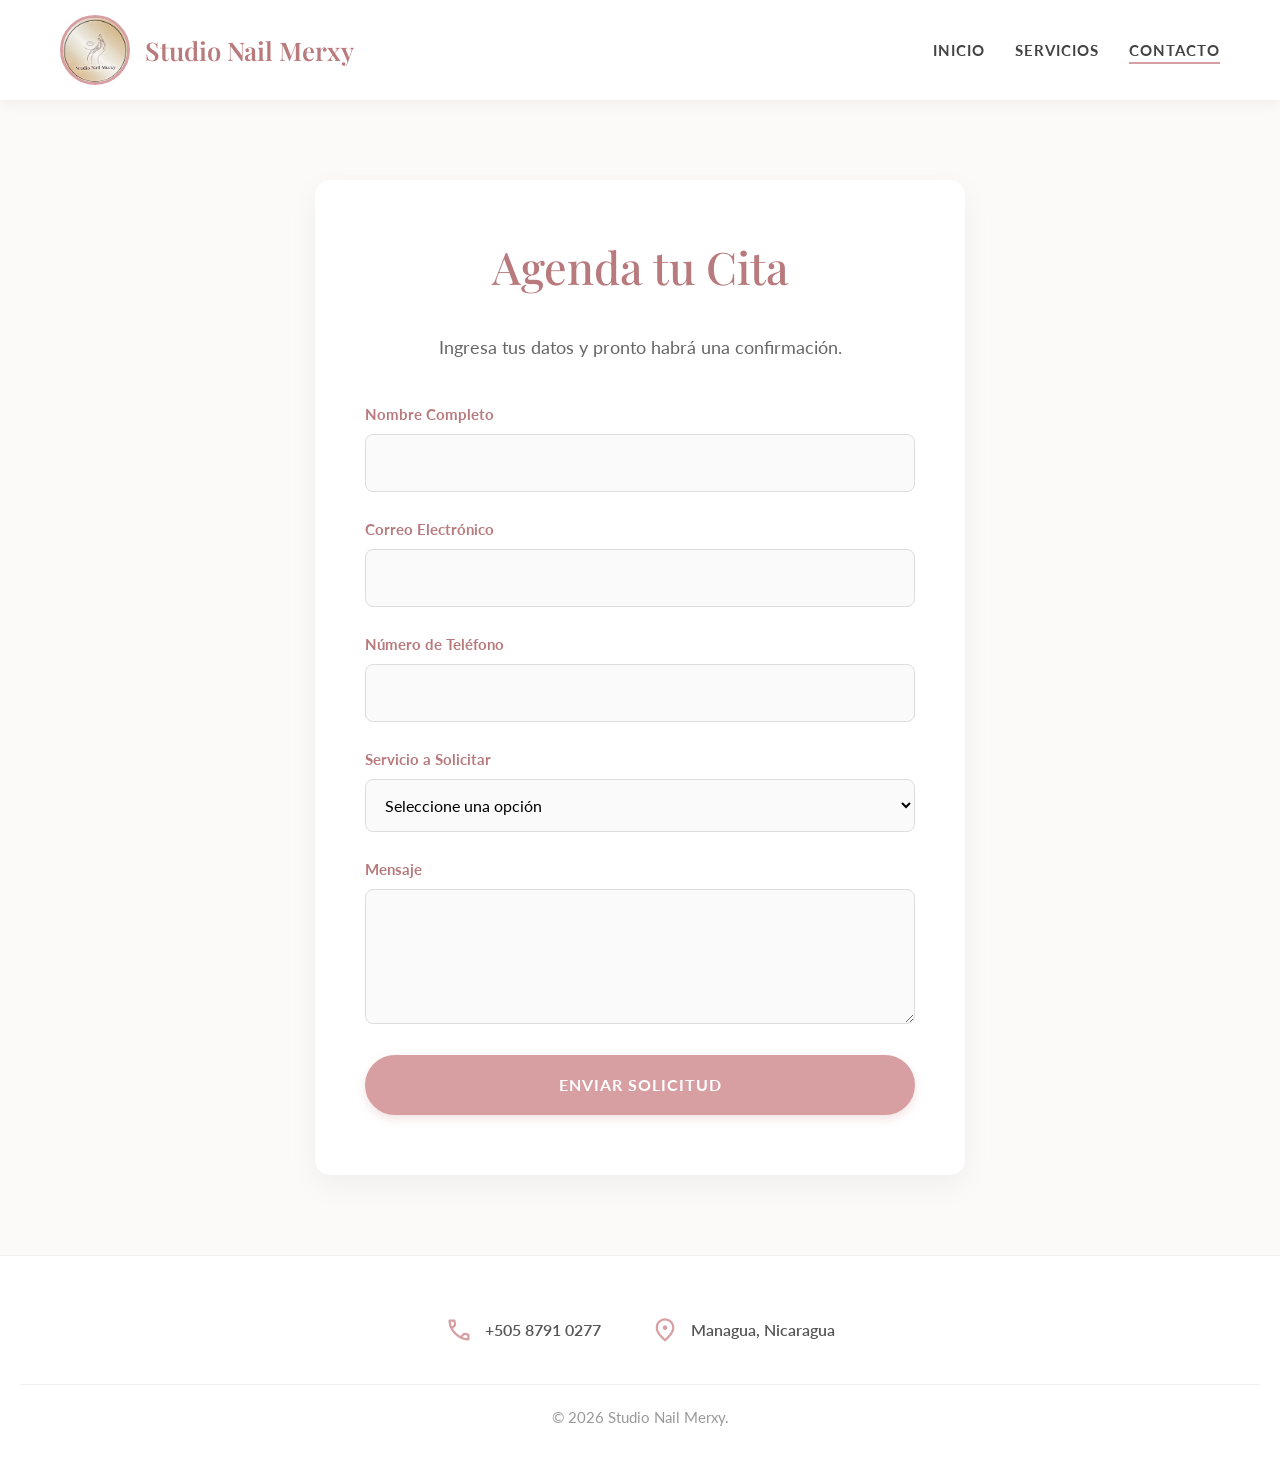
<file: formulario_contacto.html>
<!DOCTYPE html>
<html lang="es">
<head>
    <meta charset="UTF-8">
    <meta name="viewport" content="width=device-width, initial-scale=1.0">
    <title>Contacto - Studio Nail Merxy</title>
    <link rel="preconnect" href="https://fonts.googleapis.com">
    <link rel="preconnect" href="https://fonts.gstatic.com" crossorigin>
    <link href="https://fonts.googleapis.com/css2?family=Lato:wght@300;400;700&family=Playfair+Display:ital,wght@0,400;0,600;1,400&display=swap" rel="stylesheet">
    <link href="https://cdn.jsdelivr.net/npm/bootstrap@5.3.3/dist/css/bootstrap.min.css" rel="stylesheet">
    <link rel="stylesheet" href="../style.css">
    <link rel="stylesheet" href="https://fonts.googleapis.com/css2?family=Material+Symbols+Outlined:opsz,wght,FILL,GRAD@24,200,0,0" />
</head>
<body>

    <header class="header">
        <div class="nav-contenedor">
            <div class="marca">
                <img src="../Img/logo.jpeg" alt="Logo Studio Nail Merxy" class="logo">
                <h1 class="titulo-logo">Studio Nail Merxy</h1>
            </div>
            <nav class="menu">
                <ul>
                    <li><a href="index.html">Inicio</a></li>
                    <li><a href="servicios.html">Servicios</a></li>
                    <li><a href="formulario_contacto.html" class="activo">Contacto</a></li>
                </ul>
            </nav>
        </div>
    </header>

    <main class="contenedor-formulario">
        <div class="caja-formulario">
            <h2 class="titulo-seccion text-center">Agenda tu Cita</h2>
            <p class="subtitulo">Ingresa tus datos y pronto habrá una confirmación.</p>
            
            <form action="#" class="formulario">
                <div class="campo">
                    <label for="nombre">Nombre Completo</label>
                    <input type="text" id="nombre" name="nombre" required pattern="[A-Za-záéíóúÁÉÍÓÚñÑ\s]+" title="Solo se permiten letras y espacios">
                </div>
                <div class="campo">
                    <label for="correo">Correo Electrónico</label>
                    <input type="email" id="correo" name="correo" required pattern="[a-z0-9._%+-]+@[a-z0-9.-]+\.[a-z]{2,}$" title="Ingrese un correo válido">
                </div>
                <div class="campo">
                    <label for="tel">Número de Teléfono</label>
                    <input type="tel" id="tel" name="tel" required pattern="[0-9]{8,12}" title="Debe ingresar un número de teléfono válido">
                </div>
                <div class="campo">
                    <label for="servicio_select">Servicio a Solicitar</label>
                    <select id="servicio_select" name="servicio_select" required>
                        <option value="">Seleccione una opción</option>
                        <option value="unas">Uñas / Manicura</option>
                        <option value="pedicura">Pedicura</option>
                        <option value="capilar">Cuidado Capilar</option>
                        <option value="facial">Rostro / Depilación</option>
                    </select>
                </div>
                <div class="campo">
                    <label for="mensaje">Mensaje</label>
                    <textarea id="mensaje" name="mensaje" rows="4" required></textarea>
                </div>
                <button type="submit" class="boton w-100">Enviar Solicitud</button>
            </form>
        </div>
    </main>

    <footer class="footer">
        <div class="info-footer">
            <div class="item">
                <span class="material-symbols-outlined">call</span>
                <p>+505 8791 0277</p>
            </div>
            <div class="item">
                <span class="material-symbols-outlined">location_on</span>
                <p>Managua, Nicaragua</p>
            </div>
        </div>
        <p class="copyright">&copy; 2026 Studio Nail Merxy.</p>
    </footer>

    <script src="https://cdn.jsdelivr.net/npm/bootstrap@5.3.3/dist/js/bootstrap.bundle.min.js"></script>
</body>
</html>
</file>
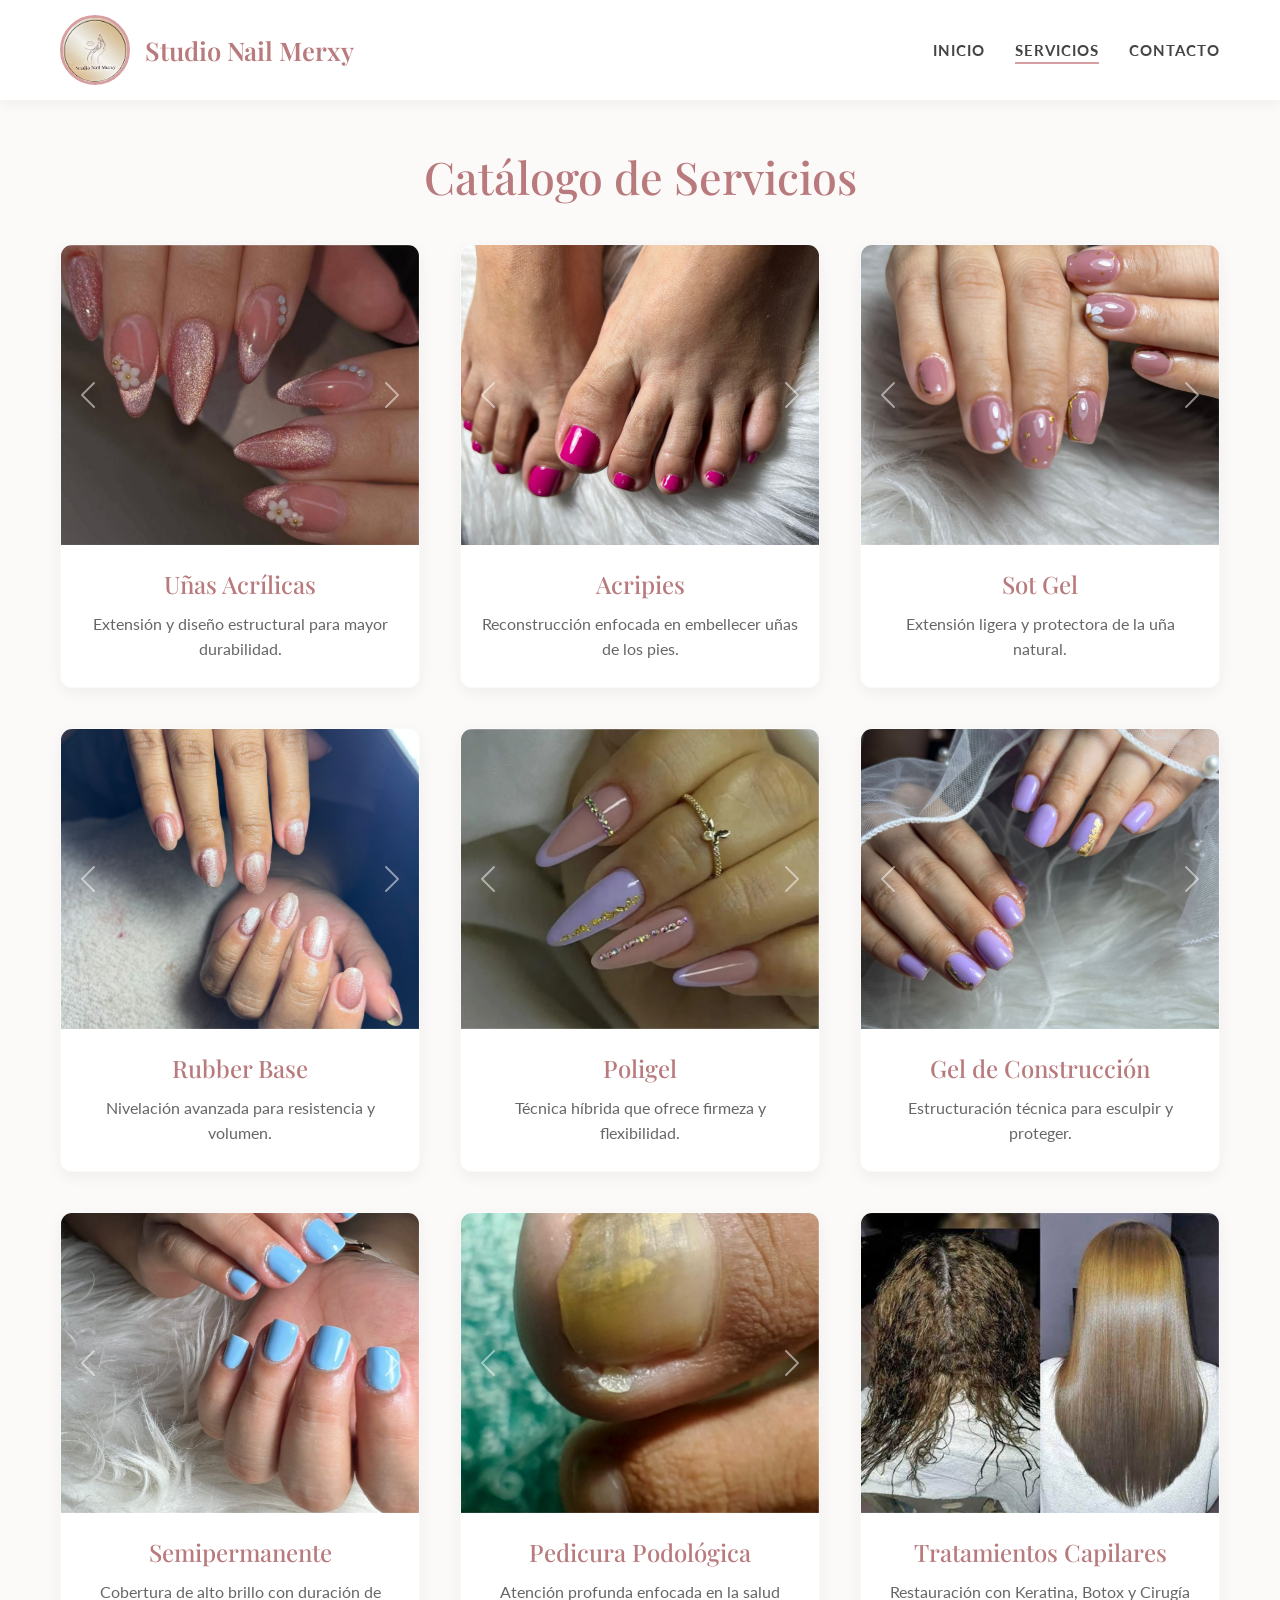
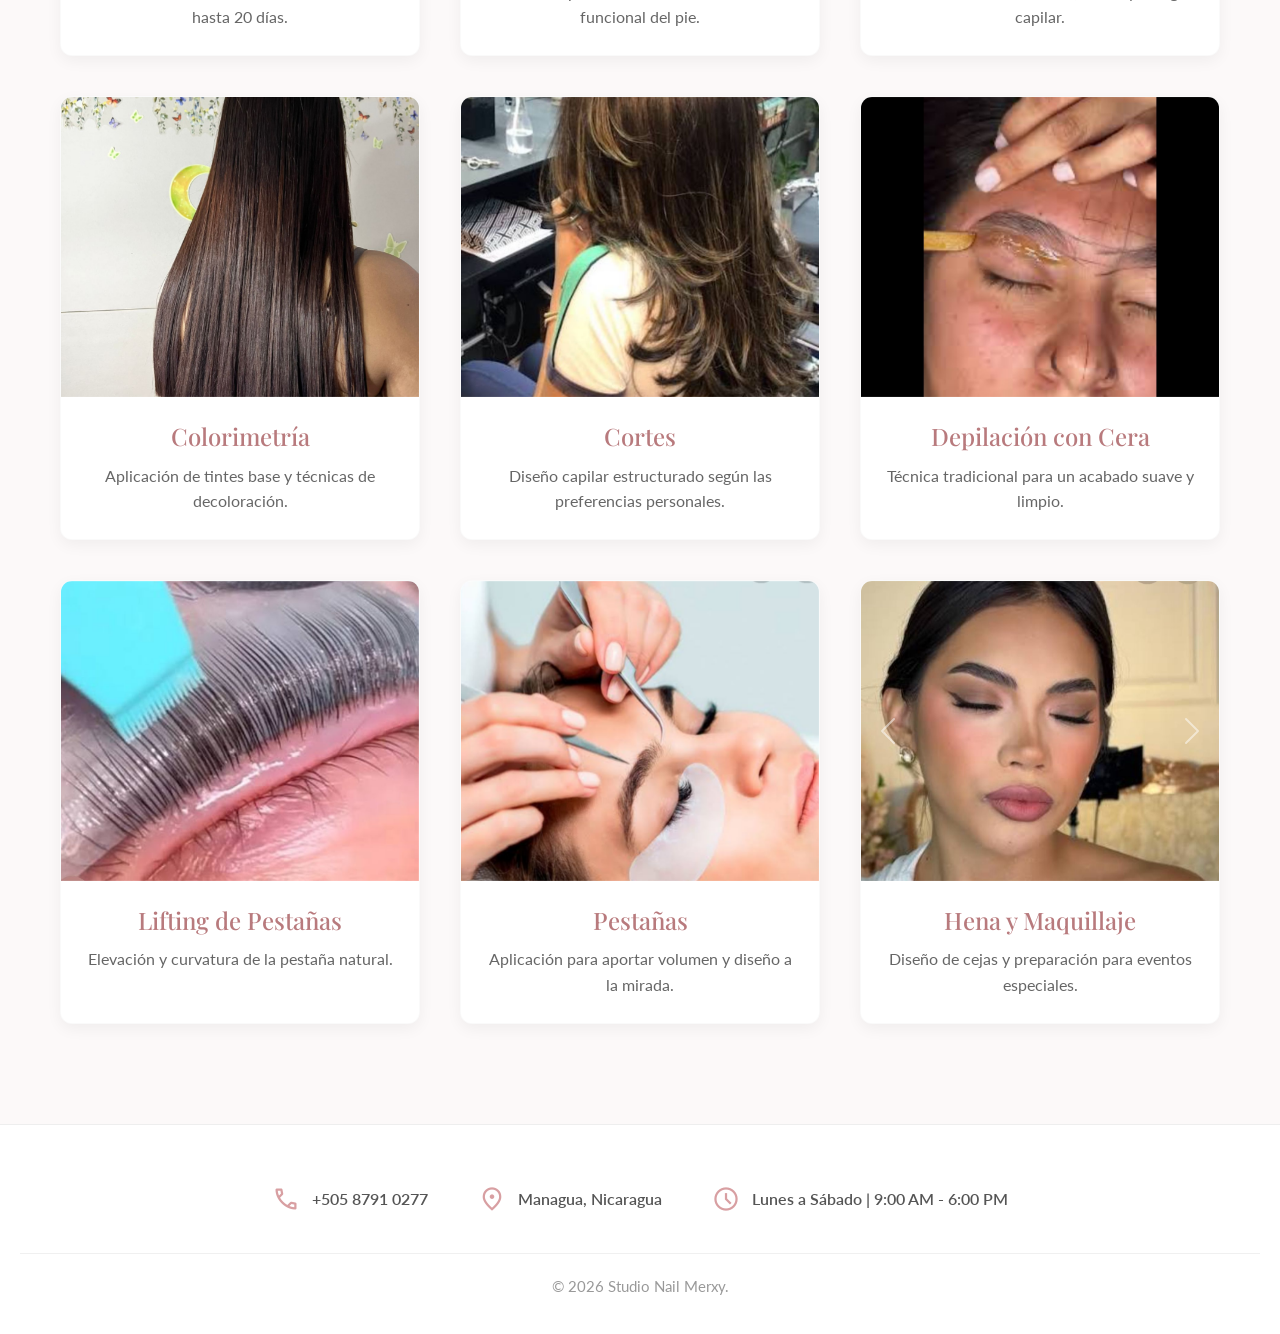
<file: servicios.html>
<!DOCTYPE html>
<html lang="es">
<head>
    <meta charset="UTF-8">
    <meta name="viewport" content="width=device-width, initial-scale=1.0">
    <title>Servicios - Studio Nail Merxy</title>
    <link rel="preconnect" href="https://fonts.googleapis.com">
    <link rel="preconnect" href="https://fonts.gstatic.com" crossorigin>
    <link href="https://fonts.googleapis.com/css2?family=Lato:wght@300;400;700&family=Playfair+Display:ital,wght@0,400;0,600;1,400&display=swap" rel="stylesheet">
    <link href="https://cdn.jsdelivr.net/npm/bootstrap@5.3.3/dist/css/bootstrap.min.css" rel="stylesheet">
    <link rel="stylesheet" href="style.css">
    <link rel="stylesheet" href="https://fonts.googleapis.com/css2?family=Material+Symbols+Outlined:opsz,wght,FILL,GRAD@24,200,0,0" />
</head>
<body>

    <header class="header">
        <div class="nav-contenedor">
            <div class="marca">
                <img src="Img/logo.jpeg" alt="Logo Studio Nail Merxy" class="logo">
                <h1 class="titulo-logo">Studio Nail Merxy</h1>
            </div>
            <nav class="menu">
                <ul>
                    <li><a href="index.html">Inicio</a></li>
                    <li><a href="servicios.html" class="activo">Servicios</a></li>
                    <li><a href="formulario_contacto.html">Contacto</a></li>
                </ul>
            </nav>
        </div>
    </header>

    <main class="contenedor-servicios">
        <h2 class="titulo-seccion text-center margen-superior">Catálogo de Servicios</h2>

        <div class="grid-servicios">
            
            <div class="tarjeta-servicio">
                <div id="carruselAcrilico" class="carousel slide carousel-fade" data-bs-ride="carousel">
                    <div class="carousel-inner">
                        <div class="carousel-item active"><img src="Img/Acrilico1.jpeg" class="img-carrusel" alt="Acrílico"></div>
                        <div class="carousel-item"><img src="Img/Acrilico2.jpeg" class="img-carrusel" alt="Acrílico"></div>
                        <div class="carousel-item"><img src="Img/Acrilico3.jpeg" class="img-carrusel" alt="Acrílico"></div>
                        <div class="carousel-item"><img src="Img/Acrilico4.jpeg" class="img-carrusel" alt="Acrílico"></div>
                        <div class="carousel-item"><img src="Img/Acrilico5.jpeg" class="img-carrusel" alt="Acrílico"></div>
                        <div class="carousel-item"><img src="Img/ACrilico6.jpeg" class="img-carrusel" alt="Acrílico"></div>
                        <div class="carousel-item"><img src="Img/Acrilico7.jpeg" class="img-carrusel" alt="Acrílico"></div>
                    </div>
                    <button class="carousel-control-prev" type="button" data-bs-target="#carruselAcrilico" data-bs-slide="prev">
                        <span class="carousel-control-prev-icon"></span>
                    </button>
                    <button class="carousel-control-next" type="button" data-bs-target="#carruselAcrilico" data-bs-slide="next">
                        <span class="carousel-control-next-icon"></span>
                    </button>
                </div>
                <div class="texto-servicio">
                    <h4>Uñas Acrílicas</h4>
                    <p>Extensión y diseño estructural para mayor durabilidad.</p>
                </div>
            </div>

            <div class="tarjeta-servicio">
                <div id="carruselAcripie" class="carousel slide carousel-fade" data-bs-ride="carousel">
                    <div class="carousel-inner">
                        <div class="carousel-item active"><img src="Img/acripie1.jpeg" class="img-carrusel" alt="Acripie"></div>
                        <div class="carousel-item"><img src="Img/acripie2.jpeg" class="img-carrusel" alt="Acripie"></div>
                        <div class="carousel-item"><img src="Img/acripie3.jpeg" class="img-carrusel" alt="Acripie"></div>
                        <div class="carousel-item"><img src="Img/acripie4.jpeg" class="img-carrusel" alt="Acripie"></div>
                    </div>
                    <button class="carousel-control-prev" type="button" data-bs-target="#carruselAcripie" data-bs-slide="prev">
                        <span class="carousel-control-prev-icon"></span>
                    </button>
                    <button class="carousel-control-next" type="button" data-bs-target="#carruselAcripie" data-bs-slide="next">
                        <span class="carousel-control-next-icon"></span>
                    </button>
                </div>
                <div class="texto-servicio">
                    <h4>Acripies</h4>
                    <p>Reconstrucción enfocada en embellecer uñas de los pies.</p>
                </div>
            </div>

            <div class="tarjeta-servicio">
                <div id="carruselSotgel" class="carousel slide carousel-fade" data-bs-ride="carousel">
                    <div class="carousel-inner">
                        <div class="carousel-item active"><img src="Img/Sotgel1.jpeg" class="img-carrusel" alt="Sot Gel"></div>
                        <div class="carousel-item"><img src="Img/Sotgel2.jpeg" class="img-carrusel" alt="Sot Gel"></div>
                        <div class="carousel-item"><img src="Img/Sotgel3.jpeg" class="img-carrusel" alt="Sot Gel"></div>
                        <div class="carousel-item"><img src="Img/Sotgel4.jpeg" class="img-carrusel" alt="Sot Gel"></div>
                    </div>
                    <button class="carousel-control-prev" type="button" data-bs-target="#carruselSotgel" data-bs-slide="prev">
                        <span class="carousel-control-prev-icon"></span>
                    </button>
                    <button class="carousel-control-next" type="button" data-bs-target="#carruselSotgel" data-bs-slide="next">
                        <span class="carousel-control-next-icon"></span>
                    </button>
                </div>
                <div class="texto-servicio">
                    <h4>Sot Gel</h4>
                    <p>Extensión ligera y protectora de la uña natural.</p>
                </div>
            </div>

            <div class="tarjeta-servicio">
                <div id="carruselRubber" class="carousel slide carousel-fade" data-bs-ride="carousel">
                    <div class="carousel-inner">
                        <div class="carousel-item active"><img src="Img/Rubber1.jpeg" class="img-carrusel" alt="Rubber"></div>
                        <div class="carousel-item"><img src="Img/Rubber2.jpeg" class="img-carrusel" alt="Rubber"></div>
                    </div>
                    <button class="carousel-control-prev" type="button" data-bs-target="#carruselRubber" data-bs-slide="prev">
                        <span class="carousel-control-prev-icon"></span>
                    </button>
                    <button class="carousel-control-next" type="button" data-bs-target="#carruselRubber" data-bs-slide="next">
                        <span class="carousel-control-next-icon"></span>
                    </button>
                </div>
                <div class="texto-servicio">
                    <h4>Rubber Base</h4>
                    <p>Nivelación avanzada para resistencia y volumen.</p>
                </div>
            </div>

            <div class="tarjeta-servicio">
                <div id="carruselPoligel" class="carousel slide carousel-fade" data-bs-ride="carousel">
                    <div class="carousel-inner">
                        <div class="carousel-item active"><img src="Img/Poligel1.jpeg" class="img-carrusel" alt="Poligel"></div>
                        <div class="carousel-item"><img src="Img/Poligel2.jpeg" class="img-carrusel" alt="Poligel"></div>
                        <div class="carousel-item"><img src="Img/Poligel3.jpeg" class="img-carrusel" alt="Poligel"></div>
                        <div class="carousel-item"><img src="Img/Poligel4.jpeg" class="img-carrusel" alt="Poligel"></div>
                        <div class="carousel-item"><img src="Img/Poligel5.jpeg" class="img-carrusel" alt="Poligel"></div>
                        <div class="carousel-item"><img src="Img/Poligel6.jpeg" class="img-carrusel" alt="Poligel"></div>
                        <div class="carousel-item"><img src="Img/Poligel7.jpeg" class="img-carrusel" alt="Poligel"></div>
                    </div>
                    <button class="carousel-control-prev" type="button" data-bs-target="#carruselPoligel" data-bs-slide="prev">
                        <span class="carousel-control-prev-icon"></span>
                    </button>
                    <button class="carousel-control-next" type="button" data-bs-target="#carruselPoligel" data-bs-slide="next">
                        <span class="carousel-control-next-icon"></span>
                    </button>
                </div>
                <div class="texto-servicio">
                    <h4>Poligel</h4>
                    <p>Técnica híbrida que ofrece firmeza y flexibilidad.</p>
                </div>
            </div>

            <div class="tarjeta-servicio">
                <div id="carruselConstruccion" class="carousel slide carousel-fade" data-bs-ride="carousel">
                    <div class="carousel-inner">
                        <div class="carousel-item active"><img src="Img/gel_construccion1.jpeg" class="img-carrusel" alt="Gel Construcción"></div>
                        <div class="carousel-item"><img src="Img/gel_construccion2.jpeg" class="img-carrusel" alt="Gel Construcción"></div>
                    </div>
                    <button class="carousel-control-prev" type="button" data-bs-target="#carruselConstruccion" data-bs-slide="prev">
                        <span class="carousel-control-prev-icon"></span>
                    </button>
                    <button class="carousel-control-next" type="button" data-bs-target="#carruselConstruccion" data-bs-slide="next">
                        <span class="carousel-control-next-icon"></span>
                    </button>
                </div>
                <div class="texto-servicio">
                    <h4>Gel de Construcción</h4>
                    <p>Estructuración técnica para esculpir y proteger.</p>
                </div>
            </div>

            <div class="tarjeta-servicio">
                <div id="carruselShellac" class="carousel slide carousel-fade" data-bs-ride="carousel">
                    <div class="carousel-inner">
                        <div class="carousel-item active"><img src="Img/Shelac1.jpeg" class="img-carrusel" alt="Shellac"></div>
                        <div class="carousel-item"><img src="Img/Shelac2.jpeg" class="img-carrusel" alt="Shellac"></div>
                        <div class="carousel-item"><img src="Img/Shelac3.jpeg" class="img-carrusel" alt="Shellac"></div>
                    </div>
                    <button class="carousel-control-prev" type="button" data-bs-target="#carruselShellac" data-bs-slide="prev">
                        <span class="carousel-control-prev-icon"></span>
                    </button>
                    <button class="carousel-control-next" type="button" data-bs-target="#carruselShellac" data-bs-slide="next">
                        <span class="carousel-control-next-icon"></span>
                    </button>
                </div>
                <div class="texto-servicio">
                    <h4>Semipermanente</h4>
                    <p>Cobertura de alto brillo con duración de hasta 20 días.</p>
                </div>
            </div>

            <div class="tarjeta-servicio">
                <div id="carruselPodologica" class="carousel slide carousel-fade" data-bs-ride="carousel">
                    <div class="carousel-inner">
                        <div class="carousel-item active"><img src="Img/Podologica1.jpeg" class="img-carrusel" alt="Podológica"></div>
                        <div class="carousel-item"><img src="Img/Podologica2.jpeg" class="img-carrusel" alt="Podológica"></div>
                        <div class="carousel-item"><img src="Img/Podologica3.jpeg" class="img-carrusel" alt="Podológica"></div>
                        <div class="carousel-item"><img src="Img/Podologica4.jpeg" class="img-carrusel" alt="Podológica"></div>
                        <div class="carousel-item"><img src="Img/Podologica5.jpeg" class="img-carrusel" alt="Podológica"></div>
                    </div>
                    <button class="carousel-control-prev" type="button" data-bs-target="#carruselPodologica" data-bs-slide="prev">
                        <span class="carousel-control-prev-icon"></span>
                    </button>
                    <button class="carousel-control-next" type="button" data-bs-target="#carruselPodologica" data-bs-slide="next">
                        <span class="carousel-control-next-icon"></span>
                    </button>
                </div>
                <div class="texto-servicio">
                    <h4>Pedicura Podológica</h4>
                    <p>Atención profunda enfocada en la salud funcional del pie.</p>
                </div>
            </div>

            <div class="tarjeta-servicio">
                <div class="carousel slide">
                    <div class="carousel-inner">
                        <div class="carousel-item active"><img src="Img/ServicioCabello.jpeg" class="img-carrusel" alt="Tratamiento Capilar"></div>
                    </div>
                </div>
                <div class="texto-servicio">
                    <h4>Tratamientos Capilares</h4>
                    <p>Restauración con Keratina, Botox y Cirugía capilar.</p>
                </div>
            </div>

            <div class="tarjeta-servicio">
                <div class="carousel slide">
                    <div class="carousel-inner">
                        <div class="carousel-item active"><img src="Img/Color.jpeg" class="img-carrusel" alt="Color"></div>
                    </div>
                </div>
                <div class="texto-servicio">
                    <h4>Colorimetría</h4>
                    <p>Aplicación de tintes base y técnicas de decoloración.</p>
                </div>
            </div>

            <div class="tarjeta-servicio">
                <div class="carousel slide">
                    <div class="carousel-inner">
                        <div class="carousel-item active"><img src="Img/Cortes.jpeg" class="img-carrusel" alt="Cortes"></div>
                    </div>
                </div>
                <div class="texto-servicio">
                    <h4>Cortes</h4>
                    <p>Diseño capilar estructurado según las preferencias personales.</p>
                </div>
            </div>

            <div class="tarjeta-servicio">
                <div class="carousel slide">
                    <div class="carousel-inner">
                        <div class="carousel-item active"><img src="Img/Depilacion_cera.jpeg" class="img-carrusel" alt="Depilación"></div>
                    </div>
                </div>
                <div class="texto-servicio">
                    <h4>Depilación con Cera</h4>
                    <p>Técnica tradicional para un acabado suave y limpio.</p>
                </div>
            </div>

            <div class="tarjeta-servicio">
                <div class="carousel slide">
                    <div class="carousel-inner">
                        <div class="carousel-item active"><img src="Img/Liftin.jpeg" class="img-carrusel" alt="Lifting"></div>
                    </div>
                </div>
                <div class="texto-servicio">
                    <h4>Lifting de Pestañas</h4>
                    <p>Elevación y curvatura de la pestaña natural.</p>
                </div>
            </div>

            <div class="tarjeta-servicio">
                <div class="carousel slide">
                    <div class="carousel-inner">
                        <div class="carousel-item active"><img src="Img/Pestañas.jpeg" class="img-carrusel" alt="Pestañas"></div>
                    </div>
                </div>
                <div class="texto-servicio">
                    <h4>Pestañas</h4>
                    <p>Aplicación para aportar volumen y diseño a la mirada.</p>
                </div>
            </div>

            <div class="tarjeta-servicio">
                <div id="carruselMaquillaje" class="carousel slide carousel-fade" data-bs-ride="carousel">
                    <div class="carousel-inner">
                        <div class="carousel-item active"><img src="Img/Maquillaje1.jpeg" class="img-carrusel" alt="Maquillaje"></div>
                        <div class="carousel-item"><img src="Img/Maquillaje2.jpeg" class="img-carrusel" alt="Maquillaje"></div>
                    </div>
                    <button class="carousel-control-prev" type="button" data-bs-target="#carruselMaquillaje" data-bs-slide="prev">
                        <span class="carousel-control-prev-icon"></span>
                    </button>
                    <button class="carousel-control-next" type="button" data-bs-target="#carruselMaquillaje" data-bs-slide="next">
                        <span class="carousel-control-next-icon"></span>
                    </button>
                </div>
                <div class="texto-servicio">
                    <h4>Hena y Maquillaje</h4>
                    <p>Diseño de cejas y preparación para eventos especiales.</p>
                </div>
            </div>

        </div>
    </main>

    <footer class="footer">
        <div class="info-footer">
            <div class="item">
                <span class="material-symbols-outlined">call</span>
                <p>+505 8791 0277</p>
            </div>
            <div class="item">
                <span class="material-symbols-outlined">location_on</span>
                <p>Managua, Nicaragua</p>
            </div>
            <div class="item">
                <span class="material-symbols-outlined">schedule</span>
                <p>Lunes a Sábado | 9:00 AM - 6:00 PM</p>
            </div>
        </div>
        <p class="copyright">&copy; 2026 Studio Nail Merxy.</p>
    </footer>

    <script src="https://cdn.jsdelivr.net/npm/bootstrap@5.3.3/dist/js/bootstrap.bundle.min.js"></script>
</body>
</html>
</file>
<file: style.css>
:root {
    --color-principal: #d89fa2; 
    --color-oscuro: #b87a7d;
    --color-fondo: #fcf9f9;
    --color-blanco: #ffffff;
    --color-texto: #444444;
    --color-sombra: rgba(184, 122, 125, 0.15); 
    
    --fuente-titulos: 'Playfair Display', serif;
    --fuente-texto: 'Lato', sans-serif;
    
    --transicion: all 0.3s ease; 
}


html {
    scroll-behavior: smooth;
}

body {
    font-family: var(--fuente-texto);
    background-color: var(--color-fondo);
    color: var(--color-texto);
    margin: 0;
    padding: 0;
    line-height: 1.6;
}

a {
    text-decoration: none;
}


.text-center { text-align: center; }
.w-100 { width: 100%; }
.margen-superior { margin-top: 50px; }
.centro { text-align: center; }


.header {
    background-color: var(--color-blanco);
    padding: 15px 0;
    box-shadow: 0 2px 15px rgba(0,0,0,0.06);
    position: sticky;
    top: 0;
    z-index: 1000;
}

.nav-contenedor {
    max-width: 1200px;
    margin: 0 auto;
    display: flex;
    justify-content: space-between;
    align-items: center;
    padding: 0 20px;
}

.marca {
    display: flex;
    align-items: center;
    gap: 15px;
}

.logo {
    width: 70px; 
    height: 70px;
    border-radius: 50%;
    object-fit: cover;
    border: 3px solid var(--color-principal);
    transition: var(--transicion);
}

.logo:hover {
    transform: scale(1.05);
}

.titulo-logo {
    font-family: var(--fuente-titulos);
    font-size: 1.6rem;
    color: var(--color-oscuro);
    margin: 0;
    font-weight: 600;
}

.menu ul {
    list-style: none;
    display: flex;
    gap: 30px;
    margin: 0;
    padding: 0;
}

.menu a {
    color: var(--color-texto);
    font-size: 0.95rem;
    text-transform: uppercase;
    letter-spacing: 1px;
    font-weight: 700;
    padding-bottom: 5px;
    position: relative;
    transition: var(--transicion);
}


.menu a::after {
    content: '';
    position: absolute;
    width: 0;
    height: 2px;
    bottom: 0;
    left: 0;
    background-color: var(--color-principal);
    transition: var(--transicion);
}

.menu a:hover::after, .menu a.activo::after {
    width: 100%;
}

.menu a:hover, .activo {
    color: var(--color-oscuro);
}


.hero {
    background-image: url('imagenes/banner2.avif');
    background-size: cover;
    background-position: center;
    height: 65vh;
    display: flex;
    align-items: center;
    justify-content: center;
    position: relative;
}

.hero::before {
    content: '';
    position: absolute;
    top: 0; left: 0; right: 0; bottom: 0;
    background: linear-gradient(to bottom, rgba(68, 68, 68, 0.4), rgba(68, 68, 68, 0.7));
}

.hero-texto {
    position: relative;
    color: var(--color-blanco);
    text-align: center;
    padding: 0 20px;
    animation: fadeIn 1s ease-out; 
}

.hero-texto h2 {
    font-family: var(--fuente-titulos);
    font-size: 4rem;
    margin-bottom: 15px;
    text-shadow: 2px 2px 4px rgba(0,0,0,0.3);
}

.hero-texto p {
    font-size: 1.3rem;
    font-weight: 300;
    letter-spacing: 1px;
}


.titulo-seccion {
    font-family: var(--fuente-titulos);
    font-size: 2.8rem;
    color: var(--color-oscuro);
    margin-bottom: 40px;
}


.empresa {
    padding: 100px 20px;
    background-color: var(--color-blanco);
}

.contenedor-centro {
    max-width: 800px;
    margin: 0 auto;
    text-align: center;
}

.contenedor-centro p {
    font-size: 1.15rem;
    line-height: 1.9;
    color: #555;
}


.grid-tres-columnas {
    display: grid;
    grid-template-columns: repeat(auto-fit, minmax(300px, 1fr));
    gap: 40px;
    max-width: 1100px;
    margin: 0 auto 50px;
}

.tarjeta-inicio, .tarjeta-servicio {
    background: var(--color-blanco);
    border-radius: 12px;
    overflow: hidden;
    box-shadow: 0 5px 15px rgba(0,0,0,0.05);
    transition: var(--transicion);
    border: 1px solid rgba(0,0,0,0.02);
}

.tarjeta-inicio:hover, .tarjeta-servicio:hover {
    transform: translateY(-10px);
    box-shadow: 0 15px 30px var(--color-sombra);
}

.img-tarjeta, .img-carrusel {
    width: 100%;
    height: 300px;
    object-fit: cover;
    transition: transform 0.5s ease;
}

.tarjeta-inicio:hover .img-tarjeta {
    transform: scale(1.03);
}

.texto-tarjeta, .texto-servicio {
    padding: 25px 20px;
    text-align: center;
}

.texto-tarjeta h3, .texto-servicio h4 {
    font-family: var(--fuente-titulos);
    color: var(--color-oscuro);
    margin-bottom: 12px;
    font-size: 1.5rem;
}

.texto-tarjeta p, .texto-servicio p {
    color: #666;
    margin: 0;
}


.boton {
    background-color: var(--color-principal);
    color: var(--color-blanco);
    padding: 15px 35px;
    border-radius: 30px; 
    font-weight: 700;
    font-size: 1rem;
    text-transform: uppercase;
    letter-spacing: 1px;
    display: inline-block;
    border: 2px solid var(--color-principal);
    cursor: pointer;
    transition: var(--transicion);
    box-shadow: 0 4px 10px rgba(216, 159, 162, 0.3);
}

.boton:hover {
    background-color: var(--color-oscuro);
    border-color: var(--color-oscuro);
    color: var(--color-blanco);
    box-shadow: 0 6px 15px rgba(184, 122, 125, 0.4);
    transform: translateY(-2px);
}


.mision-vision {
    padding: 80px 20px;
    background-color: var(--color-fondo);
}

.grid-dos-columnas {
    display: grid;
    grid-template-columns: repeat(auto-fit, minmax(350px, 1fr));
    gap: 40px;
    max-width: 900px;
    margin: 0 auto;
}

.tarjeta-filosofia {
    background-color: var(--color-blanco);
    padding: 50px 40px;
    border-radius: 12px;
    text-align: center;
    box-shadow: 0 4px 20px rgba(0,0,0,0.03);
    border-top: 4px solid var(--color-principal);
    transition: var(--transicion);
}

.tarjeta-filosofia:hover {
    transform: translateY(-5px);
    box-shadow: 0 10px 25px var(--color-sombra);
}

.tarjeta-filosofia h3 {
    font-family: var(--fuente-titulos);
    color: var(--color-oscuro);
    font-size: 1.8rem;
    margin-bottom: 20px;
}


.contenedor-servicios {
    max-width: 1200px;
    margin: 0 auto;
    padding: 0 20px 100px;
}

.grid-servicios {
    display: grid;
    grid-template-columns: repeat(auto-fit, minmax(320px, 1fr));
    gap: 40px;
    margin-top: 40px;
}


.contenedor-formulario {
    padding: 80px 20px;
    display: flex;
    justify-content: center;
    align-items: center;
    background-color: var(--color-fondo);
}

.caja-formulario {
    background: var(--color-blanco);
    padding: 60px 50px;
    border-radius: 15px;
    box-shadow: 0 10px 30px rgba(0,0,0,0.05);
    width: 100%;
    max-width: 650px;
}

.subtitulo {
    text-align: center;
    margin-bottom: 40px;
    color: #666;
    font-size: 1.1rem;
}

.formulario .campo {
    margin-bottom: 25px;
}

.formulario label {
    display: block;
    margin-bottom: 8px;
    font-weight: 700;
    color: var(--color-oscuro);
    font-size: 0.95rem;
}

.formulario input, .formulario select, .formulario textarea {
    width: 100%;
    padding: 15px;
    border: 1px solid #ddd;
    border-radius: 8px;
    font-family: var(--fuente-texto);
    font-size: 1rem;
    background-color: #fafafa;
    transition: var(--transicion);
}


.formulario input:focus, .formulario select:focus, .formulario textarea:focus {
    outline: none;
    border-color: var(--color-principal);
    background-color: var(--color-blanco);
    box-shadow: 0 0 0 4px rgba(216, 159, 162, 0.2);
}


.footer {
    background-color: var(--color-blanco);
    padding: 60px 20px 20px;
    border-top: 1px solid #eee;
}

.info-footer {
    display: flex;
    justify-content: center;
    gap: 50px;
    flex-wrap: wrap;
    max-width: 1000px;
    margin: 0 auto 40px;
}

.info-footer .item {
    display: flex;
    align-items: center;
    gap: 12px;
}

.info-footer span {
    color: var(--color-principal);
    font-size: 28px;
}

.info-footer p {
    margin: 0;
    color: #555;
    font-weight: 600;
}

.copyright {
    text-align: center;
    font-size: 0.95rem;
    color: #999;
    padding-top: 20px;
    border-top: 1px solid #f0f0f0;
}


@keyframes fadeIn {
    from { opacity: 0; transform: translateY(20px); }
    to { opacity: 1; transform: translateY(0); }
}


@media (max-width: 768px) {
    .nav-contenedor {
        flex-direction: column;
        gap: 20px;
        padding: 10px 0;
    }
    
    .marca {
        flex-direction: column;
        gap: 10px;
    }
    
    .titulo-logo {
        font-size: 1.8rem;
    }

    .menu ul {
        flex-wrap: wrap;
        justify-content: center;
        gap: 15px;
    }

    .hero-texto h2 {
        font-size: 2.8rem;
    }
    
    .hero-texto p {
        font-size: 1.1rem;
    }

    .titulo-seccion {
        font-size: 2.2rem;
    }

    .grid-dos-columnas, .grid-tres-columnas {
        grid-template-columns: 1fr; 
    }

    .caja-formulario {
        padding: 40px 25px;
    }

    .info-footer {
        flex-direction: column;
        gap: 25px;
        align-items: center;
        text-align: center;
    }
}
</file>
